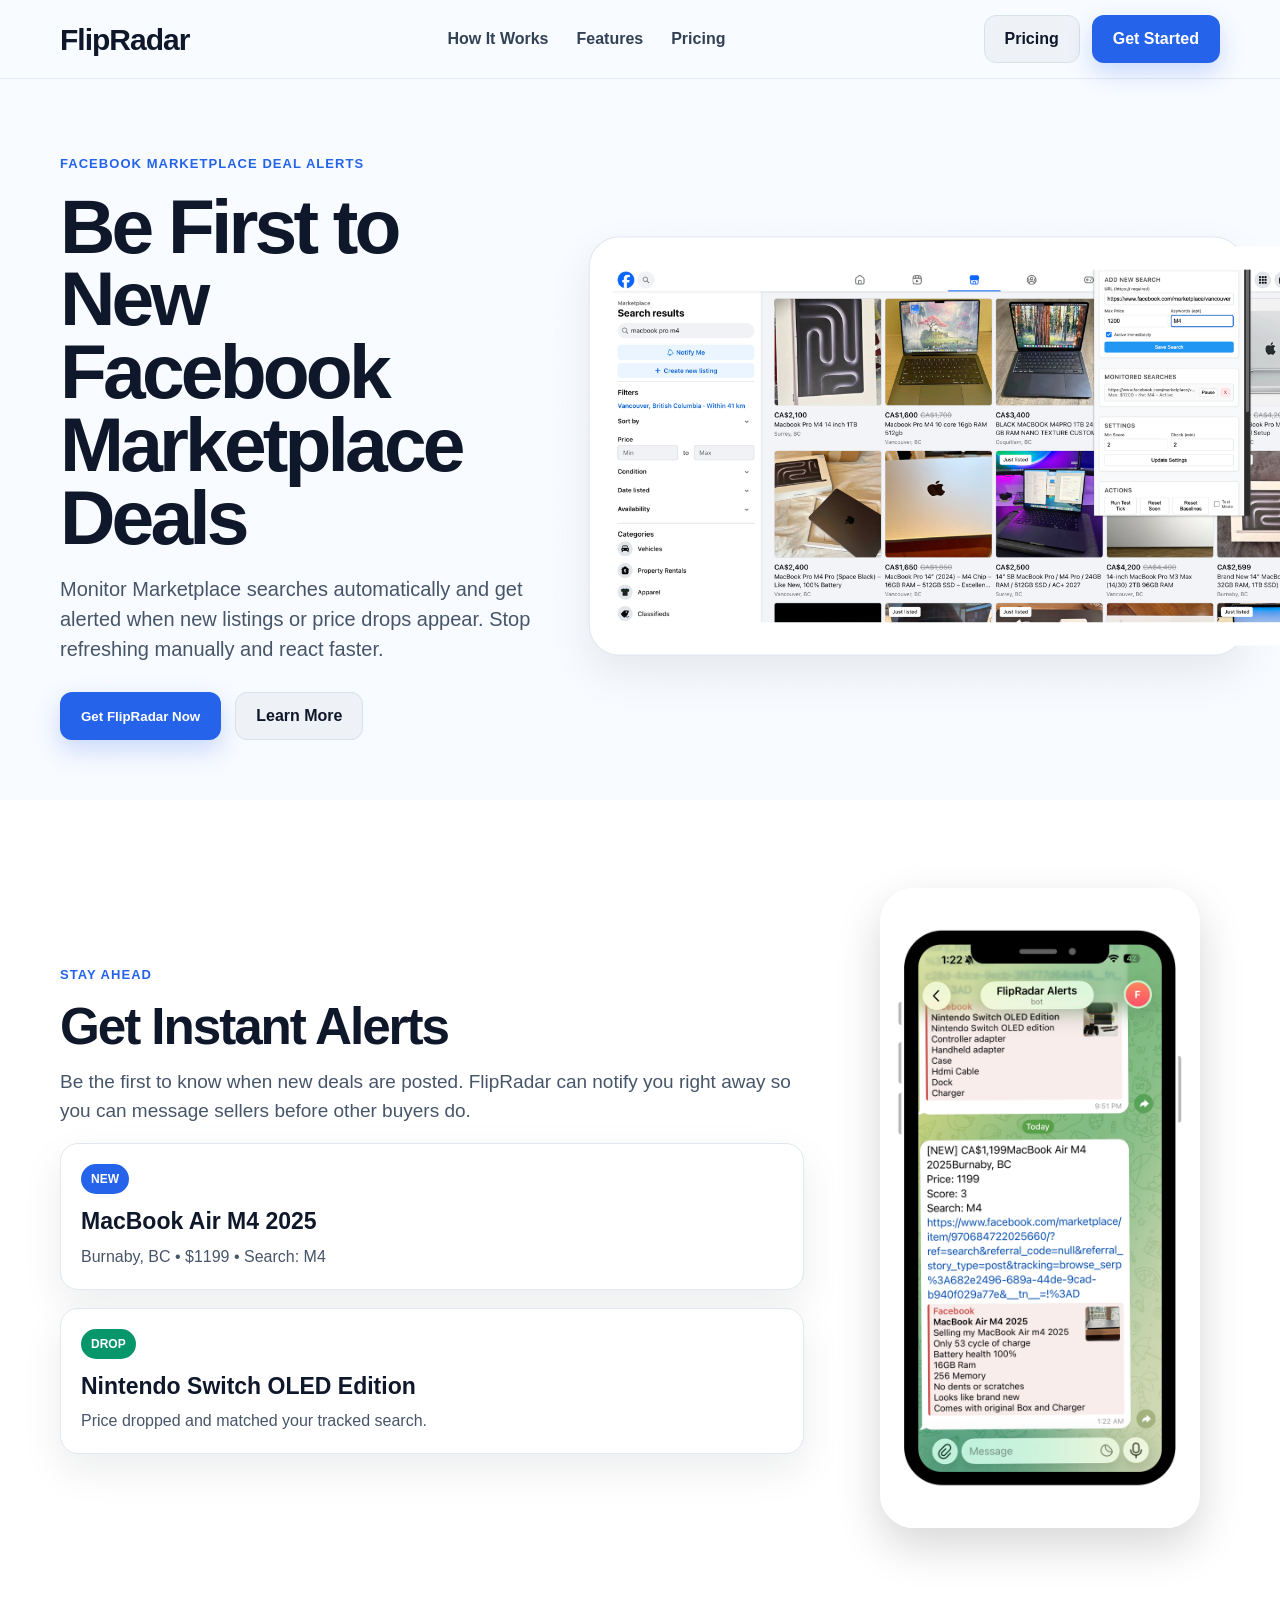
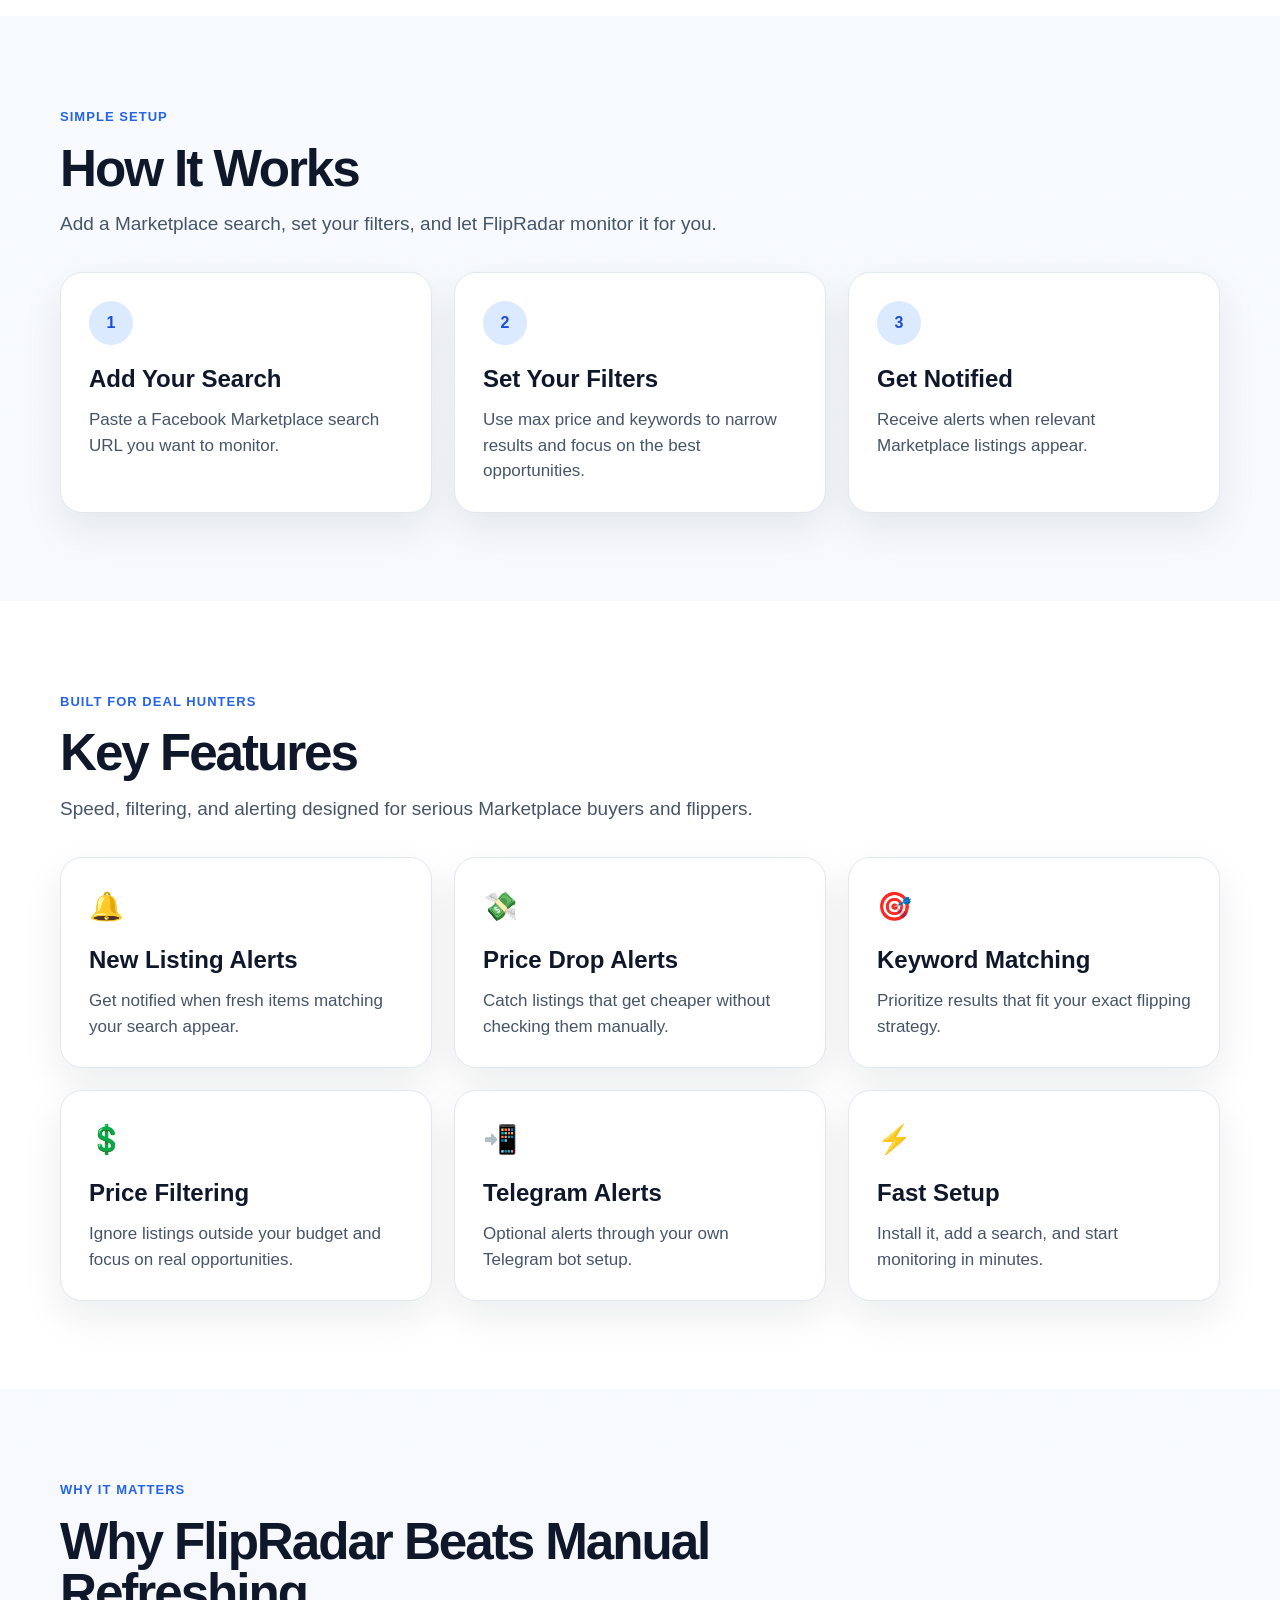
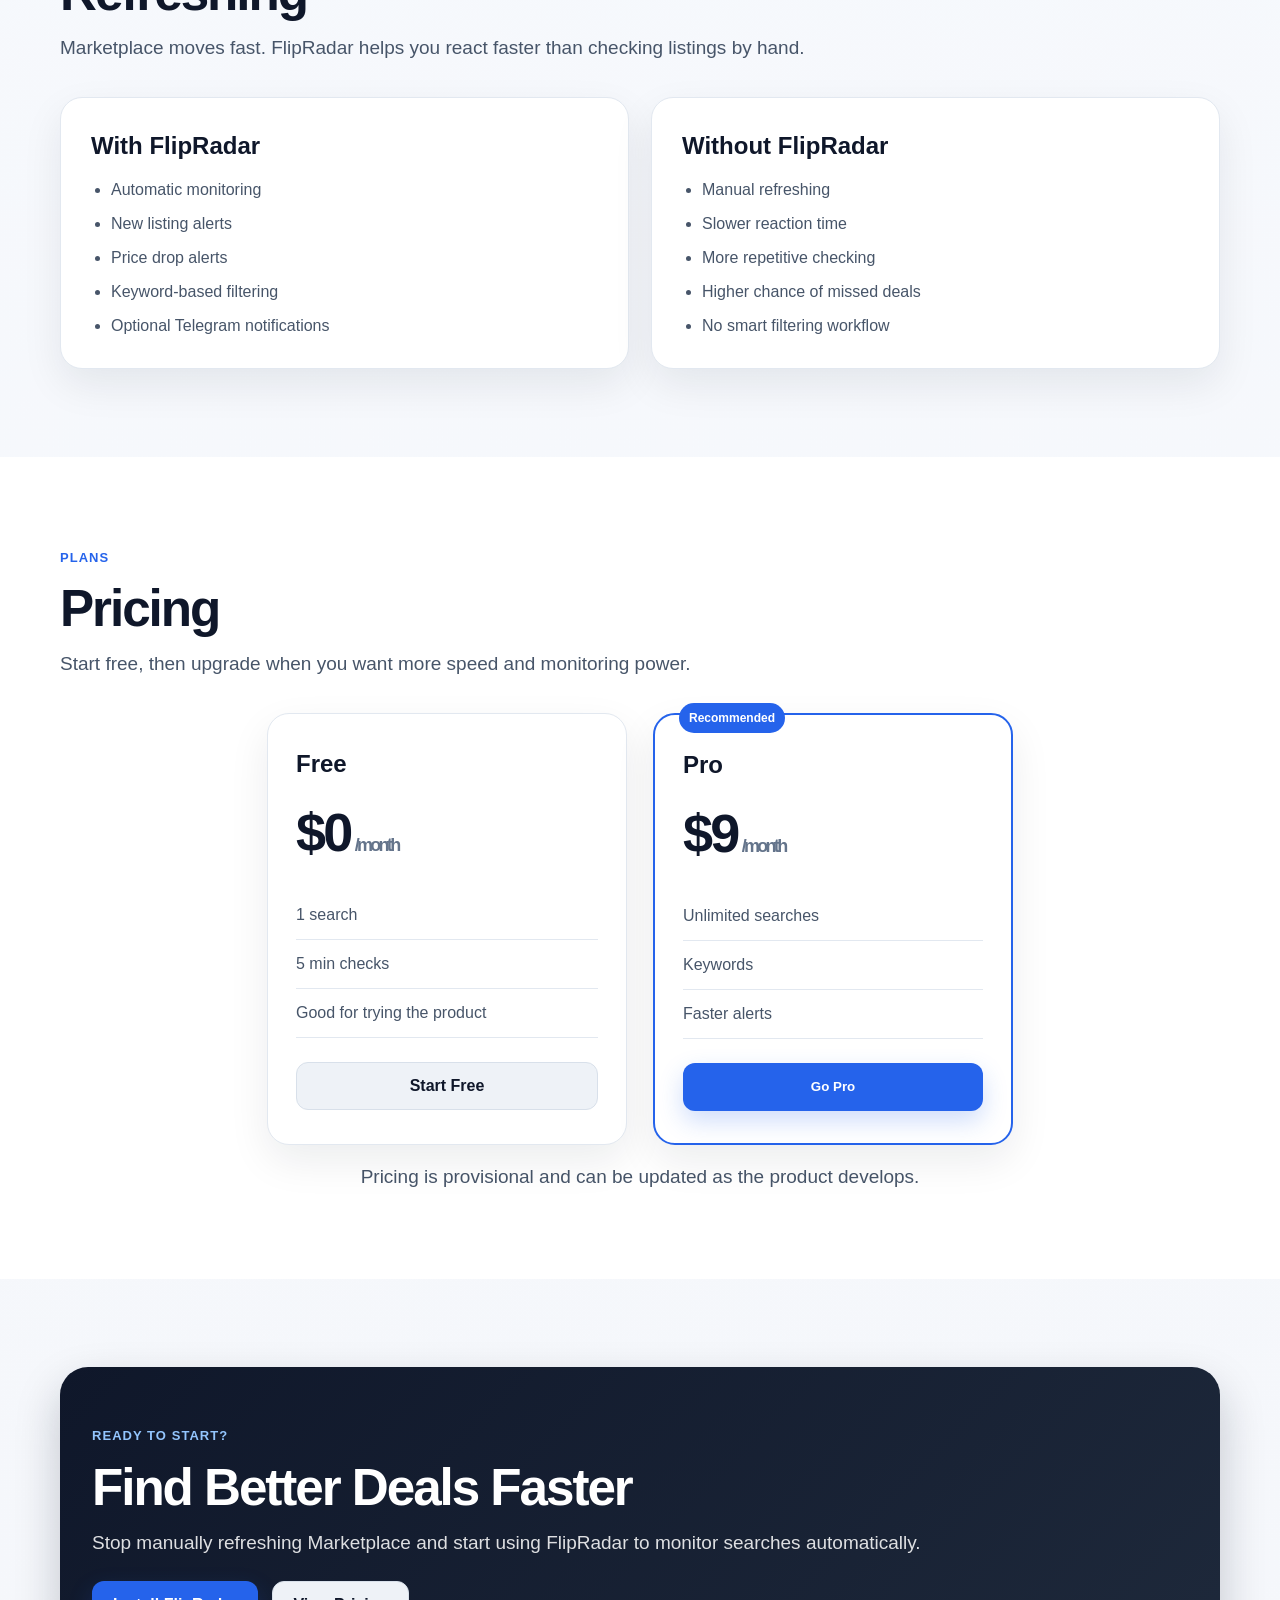
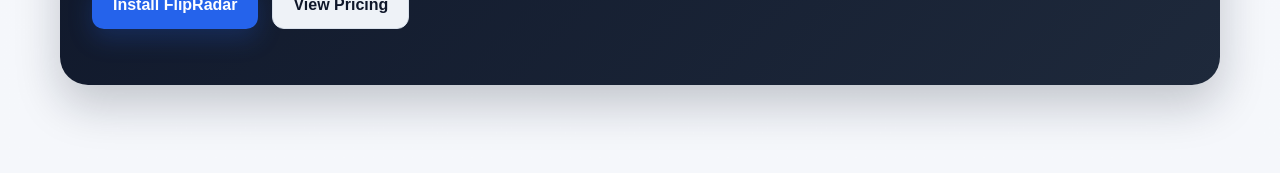
<file: docs/index.html>
<!DOCTYPE html>
<html lang="en">
<head>
  <meta charset="UTF-8" />
  <meta name="viewport" content="width=device-width, initial-scale=1.0" />
  <title>FlipRadar - Find Facebook Marketplace Deals Faster</title>
  <link rel="stylesheet" href="styles.css" />
</head>
<body>
  <header class="site-header">
    <div class="container nav-row">
      <div class="brand">FlipRadar</div>

      <nav class="nav">
        <a href="#how-it-works">How It Works</a>
        <a href="#features">Features</a>
        <a href="#pricing">Pricing</a>
      </nav>

      <div class="nav-actions">
        <a class="btn btn-secondary" href="#pricing">Pricing</a>
        <a class="btn btn-primary" href="#cta">Get Started</a>
      </div>
    </div>
  </header>

  <main>
    <section class="hero">
      <div class="container hero-grid">
        <div class="hero-copy">
          <div class="eyebrow">Facebook Marketplace deal alerts</div>
          <h1>Be First to New Facebook Marketplace Deals</h1>
          <p class="hero-text">
            Monitor Marketplace searches automatically and get alerted when new listings
            or price drops appear. Stop refreshing manually and react faster.
          </p>

          <div class="button-row">
            <button id="goProBtnHero" class="btn btn-primary" type="button">Get FlipRadar Now</button>
            <a class="btn btn-secondary" href="#features">Learn More</a>
          </div>
        </div>

        <div class="hero-visual-card">
          <img src="marketplace.png" alt="FlipRadar scanning Facebook Marketplace" class="hero-image" />
        </div>
      </div>
    </section>

    <section class="section section-white">
      <div class="container alerts-grid">
        <div class="alerts-copy">
          <div class="eyebrow">Stay ahead</div>
          <h2>Get Instant Alerts</h2>
          <p>
            Be the first to know when new deals are posted. FlipRadar can notify you
            right away so you can message sellers before other buyers do.
          </p>

          <div class="alert-card">
            <span class="pill">NEW</span>
            <h3>MacBook Air M4 2025</h3>
            <p>Burnaby, BC • $1199 • Search: M4</p>
          </div>

          <div class="alert-card">
            <span class="pill pill-green">DROP</span>
            <h3>Nintendo Switch OLED Edition</h3>
            <p>Price dropped and matched your tracked search.</p>
          </div>
        </div>

        <div class="phone-wrap">
          <img src="telegram.png" alt="FlipRadar alert on phone" class="phone-image" />
        </div>
      </div>
    </section>

    <section id="how-it-works" class="section">
      <div class="container">
        <div class="section-head">
          <div class="eyebrow">Simple setup</div>
          <h2>How It Works</h2>
          <p>
            Add a Marketplace search, set your filters, and let FlipRadar monitor it for you.
          </p>
        </div>

        <div class="three-grid">
          <div class="info-card">
            <div class="number-badge">1</div>
            <h3>Add Your Search</h3>
            <p>Paste a Facebook Marketplace search URL you want to monitor.</p>
          </div>

          <div class="info-card">
            <div class="number-badge">2</div>
            <h3>Set Your Filters</h3>
            <p>Use max price and keywords to narrow results and focus on the best opportunities.</p>
          </div>

          <div class="info-card">
            <div class="number-badge">3</div>
            <h3>Get Notified</h3>
            <p>Receive alerts when relevant Marketplace listings appear.</p>
          </div>
        </div>
      </div>
    </section>

    <section id="features" class="section section-white">
      <div class="container">
        <div class="section-head">
          <div class="eyebrow">Built for deal hunters</div>
          <h2>Key Features</h2>
          <p>
            Speed, filtering, and alerting designed for serious Marketplace buyers and flippers.
          </p>
        </div>

        <div class="feature-grid">
          <div class="info-card">
            <div class="icon">🔔</div>
            <h3>New Listing Alerts</h3>
            <p>Get notified when fresh items matching your search appear.</p>
          </div>

          <div class="info-card">
            <div class="icon">💸</div>
            <h3>Price Drop Alerts</h3>
            <p>Catch listings that get cheaper without checking them manually.</p>
          </div>

          <div class="info-card">
            <div class="icon">🎯</div>
            <h3>Keyword Matching</h3>
            <p>Prioritize results that fit your exact flipping strategy.</p>
          </div>

          <div class="info-card">
            <div class="icon">💲</div>
            <h3>Price Filtering</h3>
            <p>Ignore listings outside your budget and focus on real opportunities.</p>
          </div>

          <div class="info-card">
            <div class="icon">📲</div>
            <h3>Telegram Alerts</h3>
            <p>Optional alerts through your own Telegram bot setup.</p>
          </div>

          <div class="info-card">
            <div class="icon">⚡</div>
            <h3>Fast Setup</h3>
            <p>Install it, add a search, and start monitoring in minutes.</p>
          </div>
        </div>
      </div>
    </section>

    <section class="section">
      <div class="container">
        <div class="section-head">
          <div class="eyebrow">Why it matters</div>
          <h2>Why FlipRadar Beats Manual Refreshing</h2>
          <p>
            Marketplace moves fast. FlipRadar helps you react faster than checking listings by hand.
          </p>
        </div>

        <div class="two-grid">
          <div class="compare-card">
            <h3>With FlipRadar</h3>
            <ul>
              <li>Automatic monitoring</li>
              <li>New listing alerts</li>
              <li>Price drop alerts</li>
              <li>Keyword-based filtering</li>
              <li>Optional Telegram notifications</li>
            </ul>
          </div>

          <div class="compare-card">
            <h3>Without FlipRadar</h3>
            <ul>
              <li>Manual refreshing</li>
              <li>Slower reaction time</li>
              <li>More repetitive checking</li>
              <li>Higher chance of missed deals</li>
              <li>No smart filtering workflow</li>
            </ul>
          </div>
        </div>
      </div>
    </section>

    <section id="pricing" class="section section-white">
      <div class="container">
        <div class="section-head">
          <div class="eyebrow">Plans</div>
          <h2>Pricing</h2>
          <p>Start free, then upgrade when you want more speed and monitoring power.</p>
        </div>

        <div class="pricing-grid">
          <div class="pricing-card">
            <div class="plan-name">Free</div>
            <div class="price">$0<span>/month</span></div>
            <ul>
              <li>1 search</li>
              <li>5 min checks</li>
              <li>Good for trying the product</li>
            </ul>
            <a class="btn btn-secondary btn-block" href="#cta">Start Free</a>
          </div>

          <div class="pricing-card featured">
            <div class="featured-badge">Recommended</div>
            <div class="plan-name">Pro</div>
            <div class="price">$9<span>/month</span></div>
            <ul>
              <li>Unlimited searches</li>
              <li>Keywords</li>
              <li>Faster alerts</li>
            </ul>
            <button id="goProBtnPricing" class="btn btn-primary btn-block" type="button">Go Pro</button>
          </div>
        </div>

        <p class="small-note">Pricing is provisional and can be updated as the product develops.</p>
      </div>
    </section>

    <section id="cta" class="section">
      <div class="container">
        <div class="cta-box">
          <div class="eyebrow eyebrow-light">Ready to start?</div>
          <h2>Find Better Deals Faster</h2>
          <p>
            Stop manually refreshing Marketplace and start using FlipRadar to monitor searches automatically.
          </p>

          <div class="button-row center-buttons">
            <a href="install.html" class="btn btn-primary">Install FlipRadar</a>
            <a class="btn btn-secondary" href="#pricing">View Pricing</a>
          </div>
        </div>
      </div>
    </section>
  </main>

  <script>
    const FUNCTION_URL = "https://dyznxulsbhkhougueusp.supabase.co/functions/v1/create-checkout-session";

    function getUserIdFromUrl() {
      const params = new URLSearchParams(window.location.search);
      return params.get("user_id");
    }

    function showCheckoutStatus() {
      const params = new URLSearchParams(window.location.search);
      const main = document.querySelector("main");

      if (!main) return;

      if (params.get("success") === "true") {
        const banner = document.createElement("div");
        banner.textContent = "✅ You are now Pro. Reopen the extension and your Pro features should unlock within a few seconds.";
        banner.style.maxWidth = "1100px";
        banner.style.margin = "24px auto 0";
        banner.style.padding = "14px 18px";
        banner.style.borderRadius = "10px";
        banner.style.background = "#dcfce7";
        banner.style.color = "#166534";
        banner.style.fontWeight = "600";
        banner.style.border = "1px solid #86efac";
        main.prepend(banner);
        window.scrollTo({ top: 0, behavior: "smooth" });
      }

      if (params.get("canceled") === "true") {
        const banner = document.createElement("div");
        banner.textContent = "Payment was canceled. You can try again anytime.";
        banner.style.maxWidth = "1100px";
        banner.style.margin = "24px auto 0";
        banner.style.padding = "14px 18px";
        banner.style.borderRadius = "10px";
        banner.style.background = "#fef3c7";
        banner.style.color = "#92400e";
        banner.style.fontWeight = "600";
        banner.style.border = "1px solid #fcd34d";
        main.prepend(banner);
        window.scrollTo({ top: 0, behavior: "smooth" });
      }
    }

    async function startCheckout() {
      const user_id = getUserIdFromUrl();

      if (!user_id) {
        alert("Missing user ID. Please open from extension.");
        return;
      }

      try {
        const res = await fetch(FUNCTION_URL, {
          method: "POST",
          headers: {
            "Content-Type": "application/json",
          },
          body: JSON.stringify({ user_id }),
        });

        const data = await res.json();

        if (data.url) {
          window.location.href = data.url;
        } else {
          alert("Checkout failed");
          console.error(data);
        }
      } catch (err) {
        alert("Checkout failed");
        console.error(err);
      }
    }

    showCheckoutStatus();

    document.getElementById("goProBtnHero").addEventListener("click", startCheckout);
    document.getElementById("goProBtnPricing").addEventListener("click", startCheckout);
  </script>
</body>
</html>
</file>
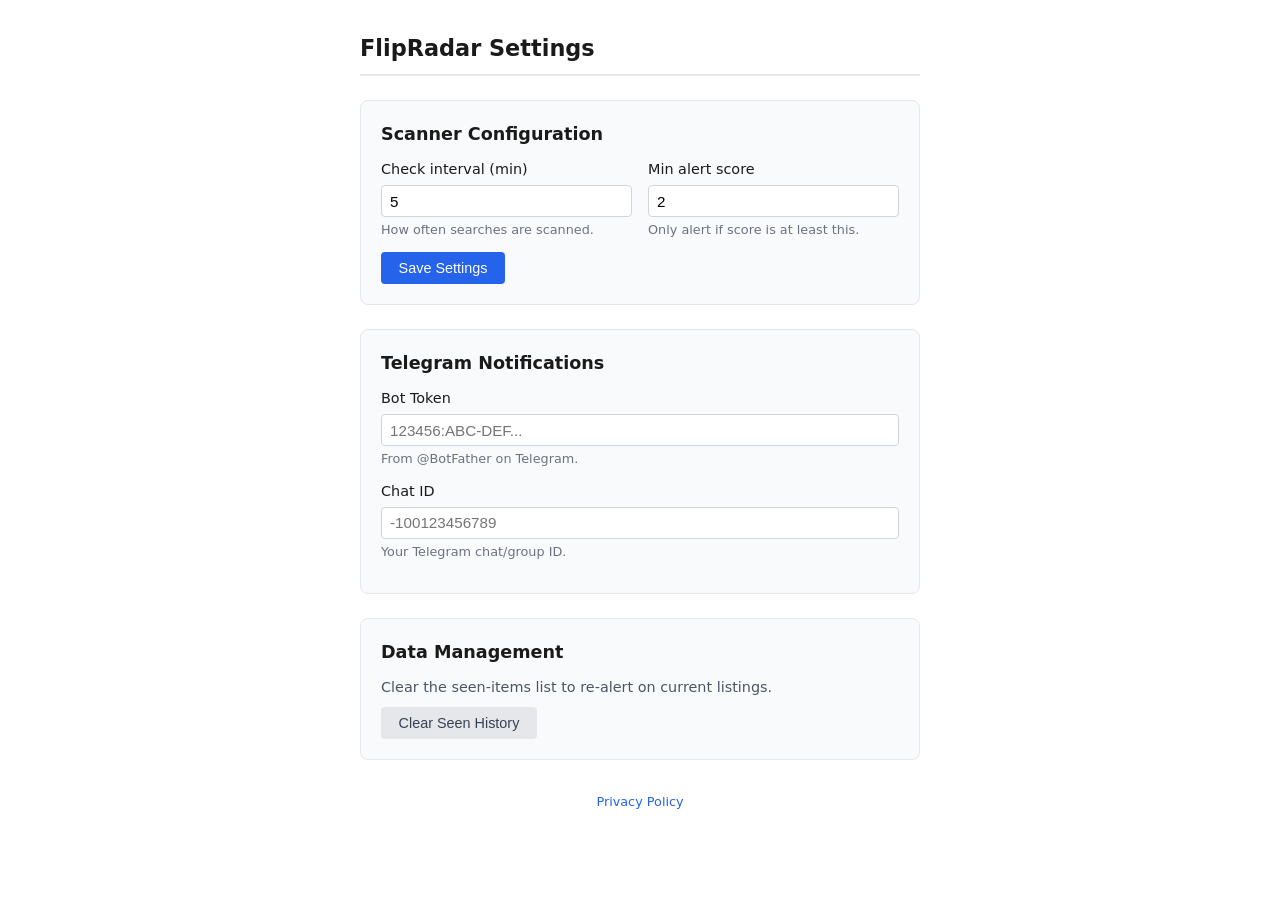
<file: options.html>
<!DOCTYPE html>
<html>
<head>
  <meta charset="utf-8">
  <title>FlipRadar Settings</title>
  <style>
    body { font-family: system-ui, -apple-system, sans-serif; max-width: 560px; margin: 2rem auto; padding: 0 1rem; line-height: 1.5; color: #1a1a1a; background: #fff; }
    h1 { font-size: 1.4rem; border-bottom: 2px solid #e5e7eb; padding-bottom: 0.5rem; margin-bottom: 1.5rem; }
    h2 { font-size: 1.1rem; margin: 0 0 0.75rem 0; }
    .section { margin-bottom: 1.5rem; background: #f9fafb; padding: 1.25rem; border-radius: 8px; border: 1px solid #e5e7eb; }
    .form-row { display: flex; gap: 1rem; margin-bottom: 0.75rem; }
    .form-group { flex: 1; }
    .form-group label { display: block; font-weight: 500; font-size: 0.9rem; margin-bottom: 0.3rem; }
    .form-group input[type="number"] { width: 100%; padding: 0.4rem 0.5rem; border: 1px solid #d1d5db; border-radius: 4px; font-size: 0.95rem; box-sizing: border-box; }
    .help { font-size: 0.8rem; color: #6b7280; margin-top: 0.2rem; }
    button { cursor: pointer; border: none; padding: 0.5rem 1.1rem; border-radius: 4px; font-size: 0.9rem; font-weight: 500; }
    .btn-primary { background: #2563eb; color: #fff; }
    .btn-primary:hover { background: #1d4ed8; }
    .btn-secondary { background: #e5e7eb; color: #374151; }
    .btn-secondary:hover { background: #d1d5db; }
    .btn-row { display: flex; gap: 0.75rem; align-items: center; margin-top: 0.75rem; }
    #status { font-size: 0.85rem; font-weight: 500; min-height: 1.2rem; }
    .footer { text-align: center; color: #9ca3af; font-size: 0.8rem; margin-top: 2rem; }
    .footer a { color: #2563eb; text-decoration: none; }
    .footer a:hover { text-decoration: underline; }
  </style>
</head>
<body>

  <h1>FlipRadar Settings</h1>

  <div class="section">
    <h2>Scanner Configuration</h2>
    <div class="form-row">
      <div class="form-group">
        <label for="checkInterval">Check interval (min)</label>
        <input type="number" id="checkInterval" min="1" max="60" value="5">
        <div class="help">How often searches are scanned.</div>
      </div>
      <div class="form-group">
        <label for="minScore">Min alert score</label>
        <input type="number" id="minScore" min="0" max="20" value="2">
        <div class="help">Only alert if score is at least this.</div>
      </div>
    </div>
    <div class="btn-row">
      <button id="save" class="btn-primary">Save Settings</button>
      <span id="status"></span>
    </div>
  </div>


  <div class="section">
    <h2>Telegram Notifications</h2>
    <div class="form-row">
      <div class="form-group">
        <label for="tgToken">Bot Token</label>
        <input type="text" id="tgToken" placeholder="123456:ABC-DEF..." style="width:100%;padding:0.4rem 0.5rem;border:1px solid #d1d5db;border-radius:4px;font-size:0.95rem;box-sizing:border-box;">
        <div class="help">From @BotFather on Telegram.</div>
      </div>
    </div>
    <div class="form-row">
      <div class="form-group">
        <label for="tgChat">Chat ID</label>
        <input type="text" id="tgChat" placeholder="-100123456789" style="width:100%;padding:0.4rem 0.5rem;border:1px solid #d1d5db;border-radius:4px;font-size:0.95rem;box-sizing:border-box;">
        <div class="help">Your Telegram chat/group ID.</div>
      </div>
    </div>
  </div>
  <div class="section">
    <h2>Data Management</h2>
    <p style="margin:0 0 0.5rem 0;font-size:0.9rem;color:#4b5563;">Clear the seen-items list to re-alert on current listings.</p>
    <button id="clearSeen" class="btn-secondary">Clear Seen History</button>
  </div>

  <div class="footer">
    <a href="privacy.html" target="_blank">Privacy Policy</a>
  </div>

  <script src="options.js"></script>
</body>
</html>
</file>
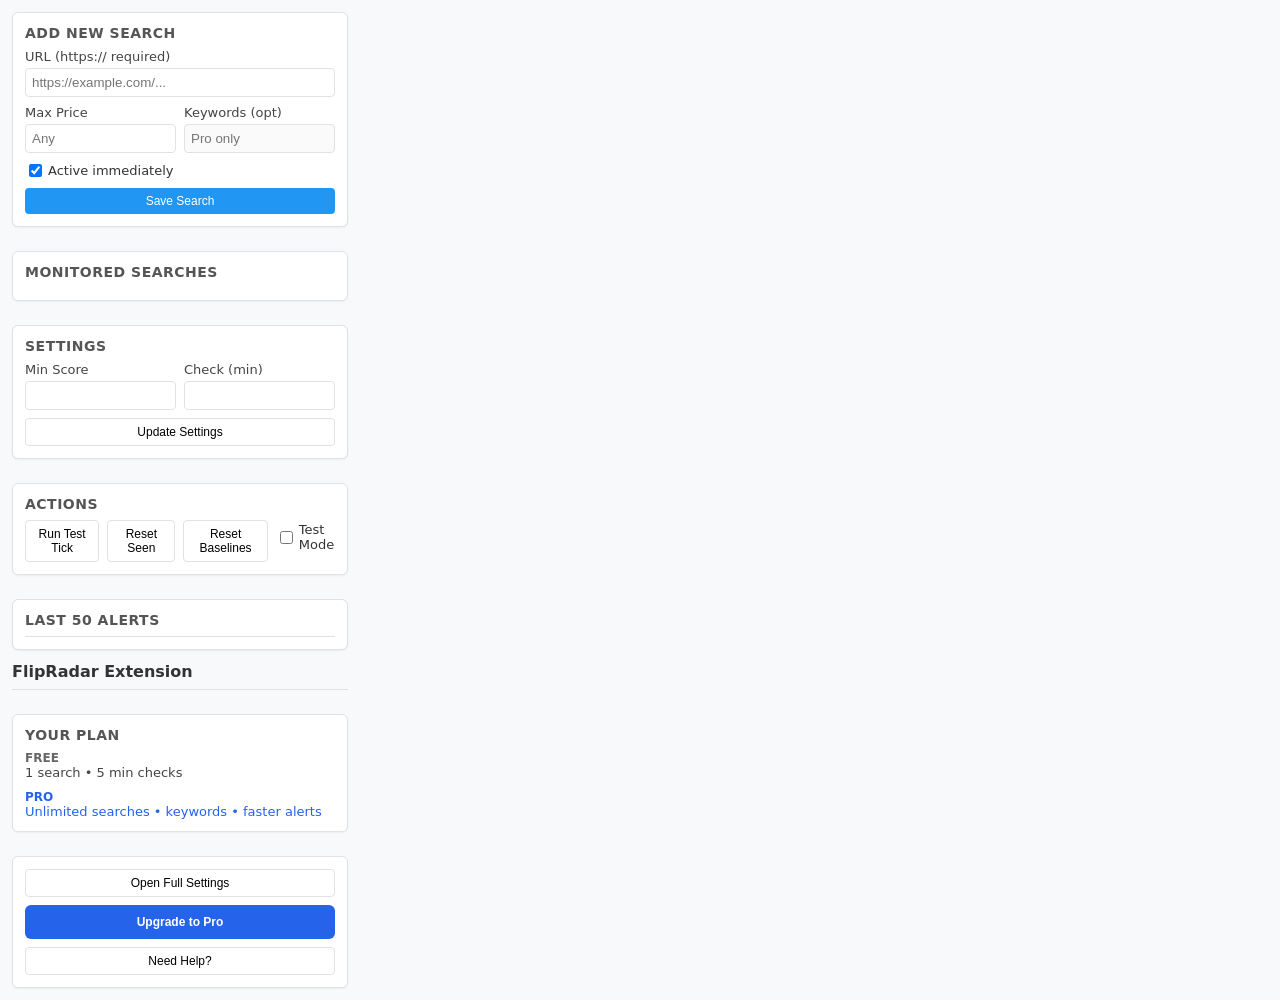
<file: popup.html>
<!doctype html>
<html>
<head>
  <meta charset="utf-8">
  <meta name="viewport" content="width=device-width, initial-scale=1">
  <title>FlipRadar</title>
  <link rel="stylesheet" href="popup.css">
</head>
<body>
  <div id="app"></div>
  <script src="popup.js"></script>
</body>
</html>
</file>
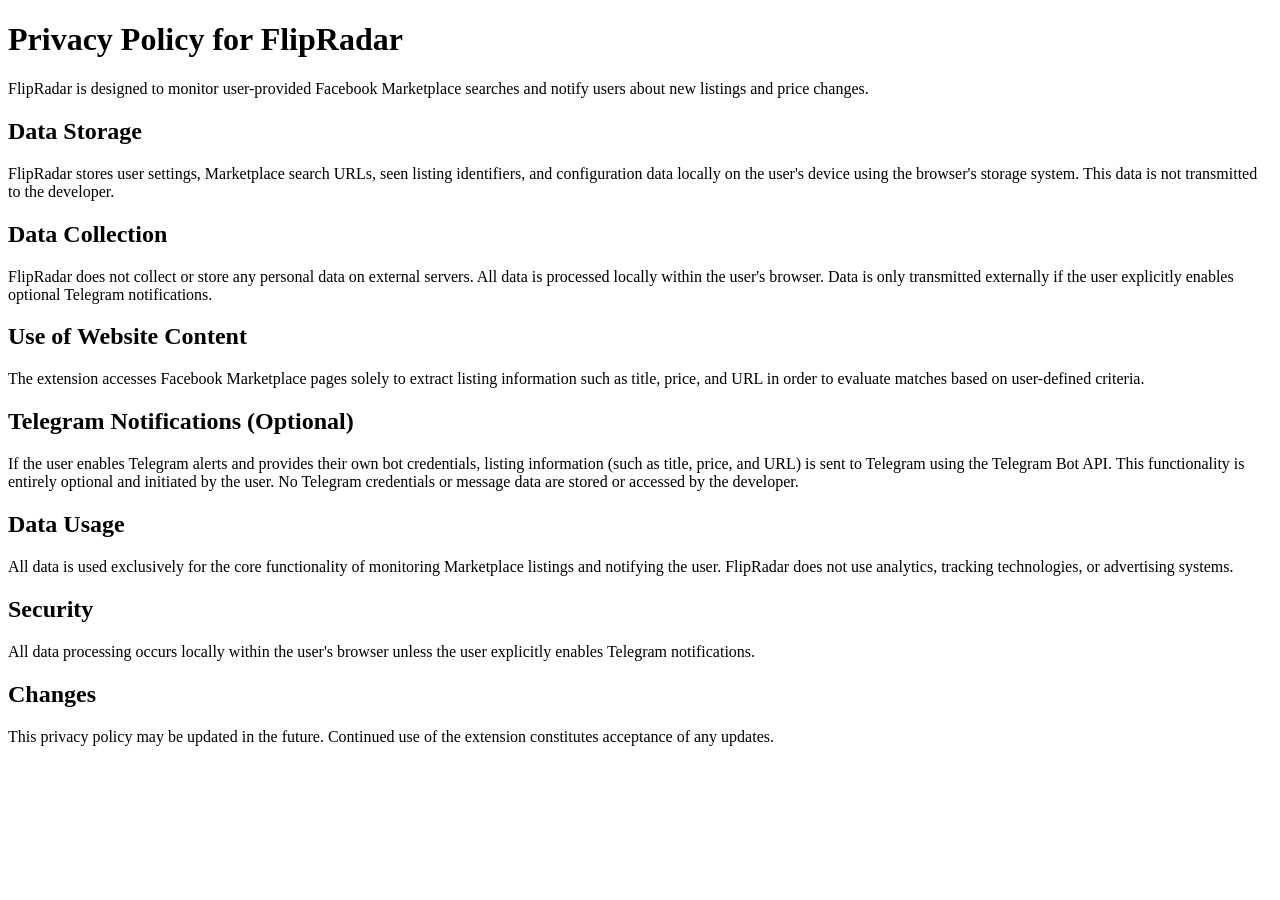
<file: privacy.html>
<!DOCTYPE html>
<html>
<head>
  <meta charset="UTF-8">
  <title>FlipRadar Privacy Policy</title>
</head>
<body>

<h1>Privacy Policy for FlipRadar</h1>

<p>FlipRadar is designed to monitor user-provided Facebook Marketplace searches and notify users about new listings and price changes.</p>

<h2>Data Storage</h2>
<p>FlipRadar stores user settings, Marketplace search URLs, seen listing identifiers, and configuration data locally on the user's device using the browser's storage system. This data is not transmitted to the developer.</p>

<h2>Data Collection</h2>
<p>FlipRadar does not collect or store any personal data on external servers. All data is processed locally within the user's browser. Data is only transmitted externally if the user explicitly enables optional Telegram notifications.</p>
<h2>Use of Website Content</h2>
<p>The extension accesses Facebook Marketplace pages solely to extract listing information such as title, price, and URL in order to evaluate matches based on user-defined criteria.</p>

<h2>Telegram Notifications (Optional)</h2>
<p>If the user enables Telegram alerts and provides their own bot credentials, listing information (such as title, price, and URL) is sent to Telegram using the Telegram Bot API. This functionality is entirely optional and initiated by the user. No Telegram credentials or message data are stored or accessed by the developer.</p>

<h2>Data Usage</h2>
<p>All data is used exclusively for the core functionality of monitoring Marketplace listings and notifying the user. FlipRadar does not use analytics, tracking technologies, or advertising systems.</p>

<h2>Security</h2>
<p>All data processing occurs locally within the user's browser unless the user explicitly enables Telegram notifications.</p>

<h2>Changes</h2>
<p>This privacy policy may be updated in the future. Continued use of the extension constitutes acceptance of any updates.</p>

</body>
</html>
</file>
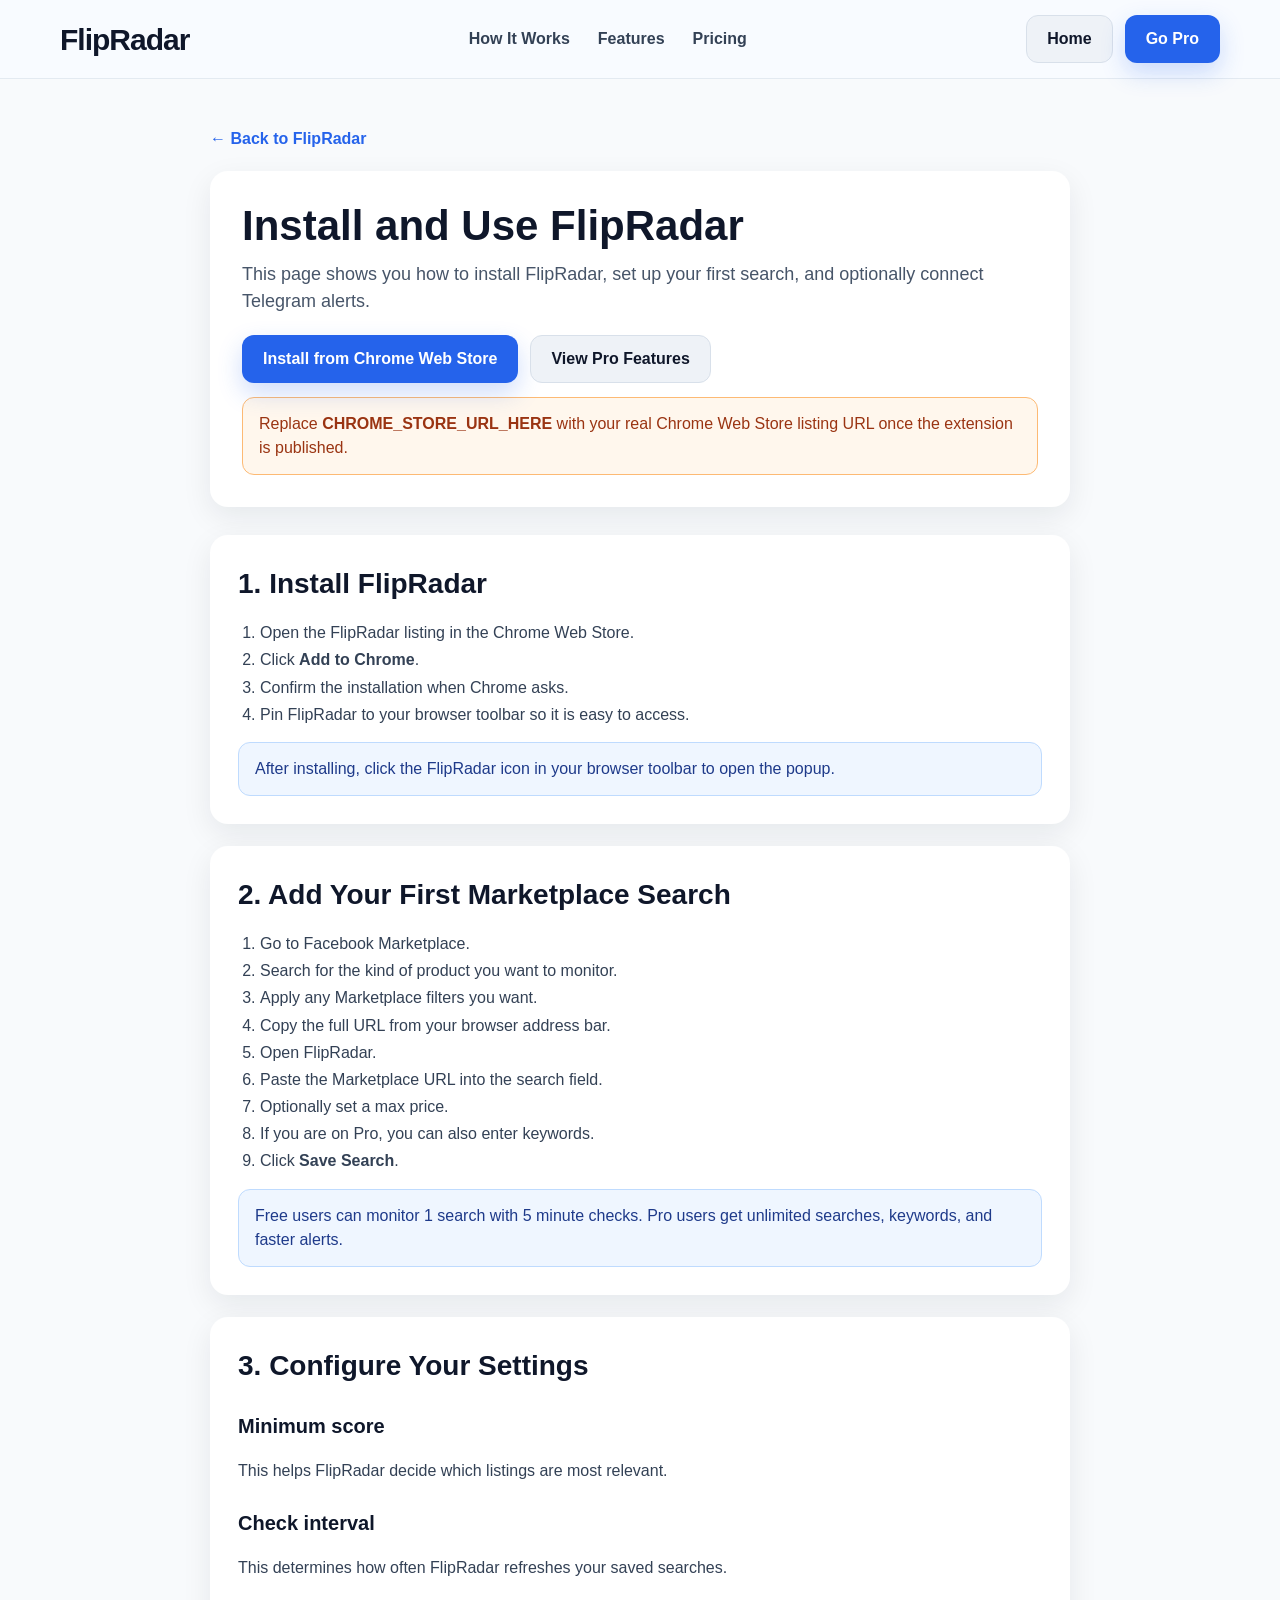
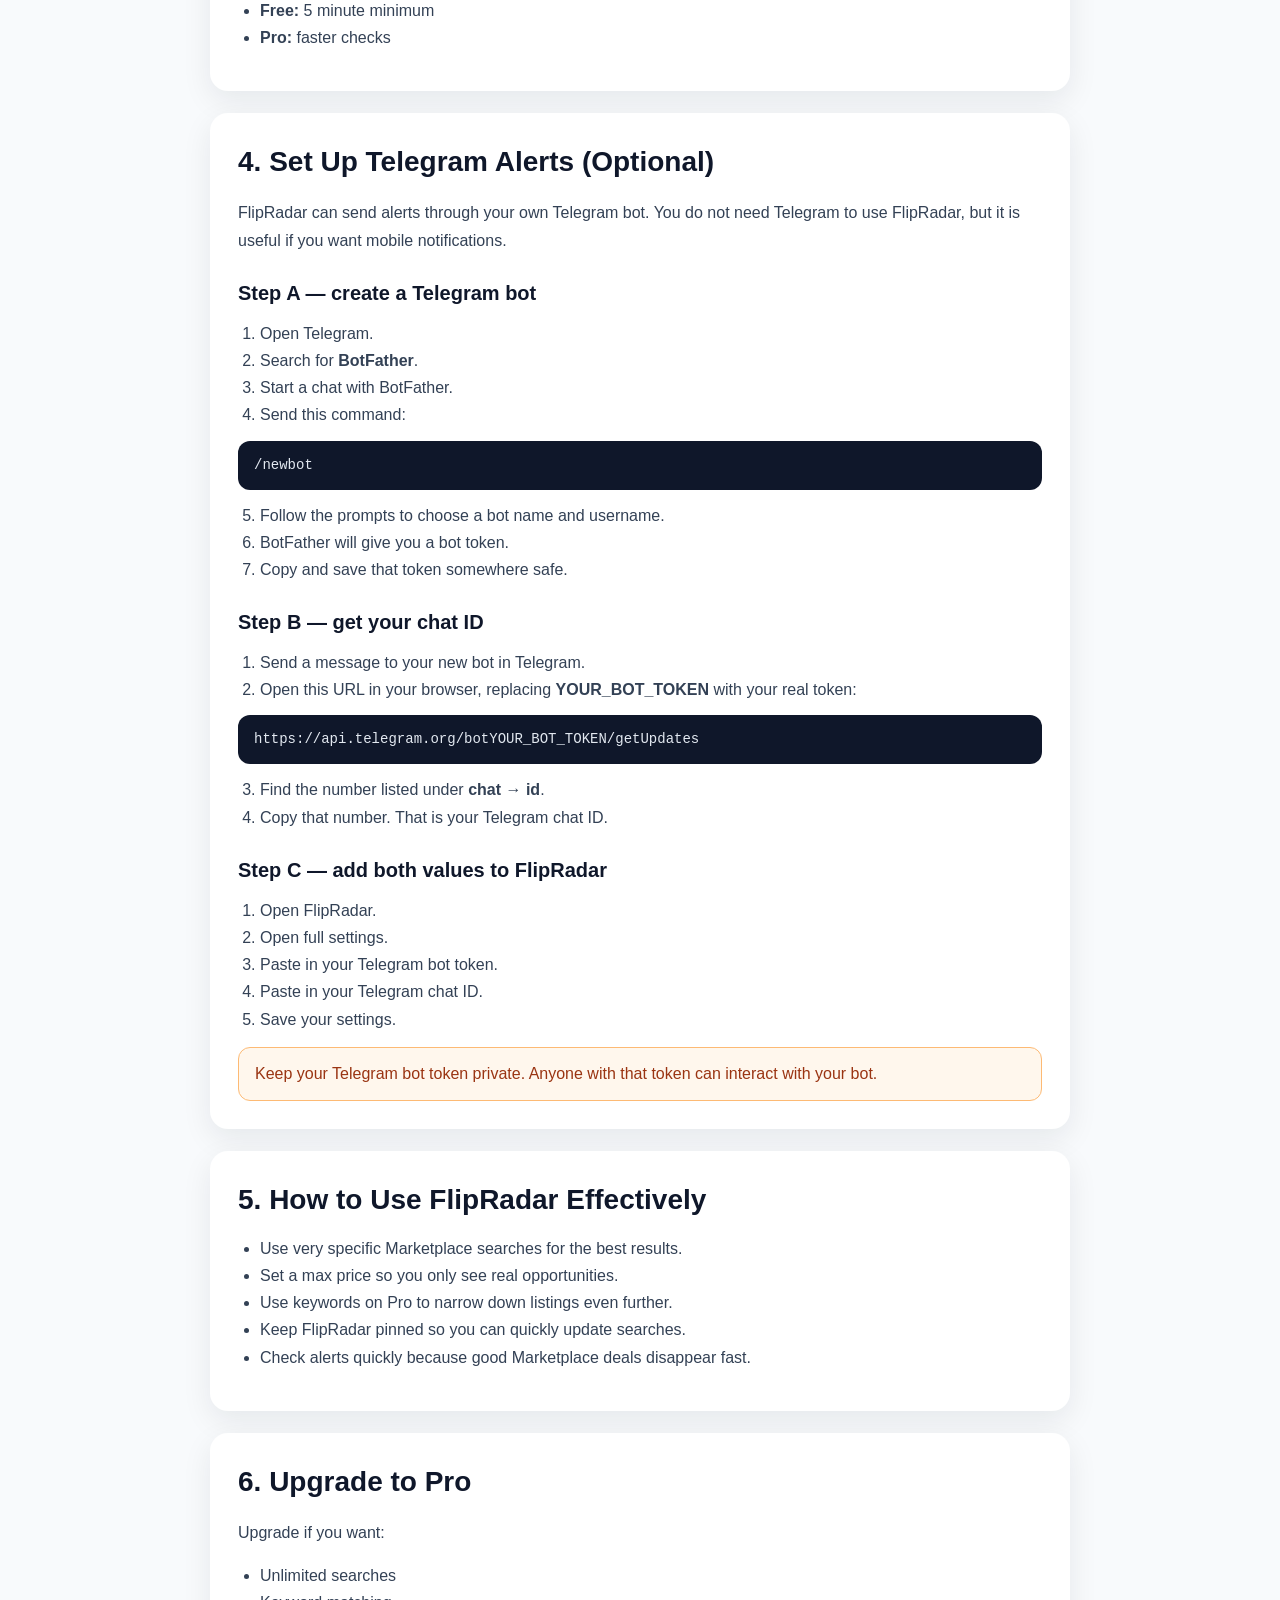
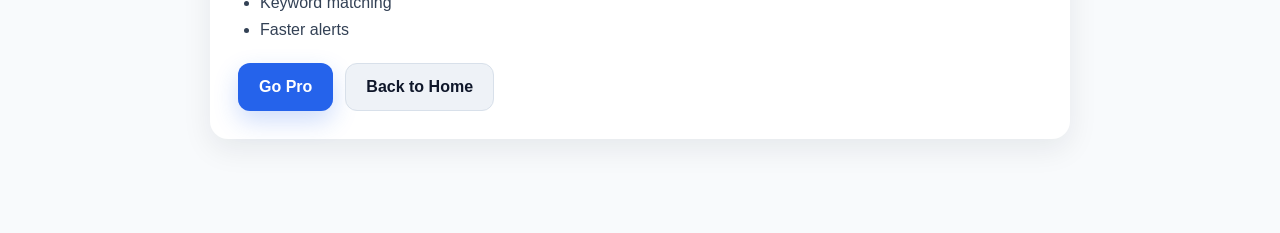
<file: docs/install.html>
<!DOCTYPE html>
<html lang="en">
<head>
  <meta charset="UTF-8" />
  <meta name="viewport" content="width=device-width, initial-scale=1.0" />
  <title>Install FlipRadar</title>
  <link rel="stylesheet" href="styles.css" />
  <style>
    .guide-page {
      padding: 48px 0 72px;
      background: #f8fafc;
      min-height: 100vh;
    }

    .guide-shell {
      max-width: 900px;
      margin: 0 auto;
      padding: 0 20px;
    }

    .guide-hero {
      background: white;
      border-radius: 18px;
      padding: 32px;
      box-shadow: 0 10px 30px rgba(15, 23, 42, 0.08);
      margin-bottom: 28px;
    }

    .guide-hero h1 {
      margin-top: 0;
      margin-bottom: 12px;
      font-size: 42px;
      line-height: 1.1;
    }

    .guide-hero p {
      margin: 0;
      font-size: 18px;
      color: #475569;
    }

    .guide-card {
      background: white;
      border-radius: 18px;
      padding: 28px;
      box-shadow: 0 10px 30px rgba(15, 23, 42, 0.08);
      margin-bottom: 22px;
    }

    .guide-card h2 {
      margin-top: 0;
      margin-bottom: 14px;
      font-size: 28px;
    }

    .guide-card h3 {
      margin-top: 24px;
      margin-bottom: 10px;
      font-size: 20px;
    }

    .guide-card p,
    .guide-card li {
      color: #334155;
      line-height: 1.7;
      font-size: 16px;
    }

    .guide-card ol,
    .guide-card ul {
      padding-left: 22px;
      margin: 12px 0;
    }

    .code-box {
      background: #0f172a;
      color: #e2e8f0;
      border-radius: 12px;
      padding: 14px 16px;
      font-family: ui-monospace, SFMono-Regular, Menlo, monospace;
      font-size: 14px;
      overflow-x: auto;
      margin: 12px 0;
    }

    .note-box {
      background: #eff6ff;
      border: 1px solid #bfdbfe;
      color: #1e3a8a;
      border-radius: 12px;
      padding: 14px 16px;
      margin-top: 14px;
    }

    .warning-box {
      background: #fff7ed;
      border: 1px solid #fdba74;
      color: #9a3412;
      border-radius: 12px;
      padding: 14px 16px;
      margin-top: 14px;
    }

    .button-row-guide {
      display: flex;
      flex-wrap: wrap;
      gap: 12px;
      margin-top: 20px;
    }

    .guide-back {
      display: inline-block;
      margin-bottom: 20px;
      color: #2563eb;
      text-decoration: none;
      font-weight: 600;
    }

    .guide-back:hover {
      text-decoration: underline;
    }

    @media (max-width: 700px) {
      .guide-hero h1 {
        font-size: 32px;
      }

      .guide-card {
        padding: 22px;
      }
    }
  </style>
</head>
<body>
  <header class="site-header">
    <div class="container nav-row">
      <div class="brand">FlipRadar</div>

      <nav class="nav">
        <a href="index.html#how-it-works">How It Works</a>
        <a href="index.html#features">Features</a>
        <a href="index.html#pricing">Pricing</a>
      </nav>

      <div class="nav-actions">
        <a class="btn btn-secondary" href="index.html">Home</a>
        <a class="btn btn-primary" href="index.html#pricing">Go Pro</a>
      </div>
    </div>
  </header>

  <main class="guide-page">
    <div class="guide-shell">
      <a class="guide-back" href="index.html">← Back to FlipRadar</a>

      <section class="guide-hero">
        <h1>Install and Use FlipRadar</h1>
        <p>
          This page shows you how to install FlipRadar, set up your first search,
          and optionally connect Telegram alerts.
        </p>

        <div class="button-row-guide">
          <a class="btn btn-primary" href="CHROME_STORE_URL_HERE" target="_blank" rel="noopener noreferrer">
            Install from Chrome Web Store
          </a>
          <a class="btn btn-secondary" href="index.html#pricing">View Pro Features</a>
        </div>

        <div class="warning-box">
          Replace <strong>CHROME_STORE_URL_HERE</strong> with your real Chrome Web Store listing URL once the extension is published.
        </div>
      </section>

      <section class="guide-card">
        <h2>1. Install FlipRadar</h2>

        <ol>
          <li>Open the FlipRadar listing in the Chrome Web Store.</li>
          <li>Click <strong>Add to Chrome</strong>.</li>
          <li>Confirm the installation when Chrome asks.</li>
          <li>Pin FlipRadar to your browser toolbar so it is easy to access.</li>
        </ol>

        <div class="note-box">
          After installing, click the FlipRadar icon in your browser toolbar to open the popup.
        </div>
      </section>

      <section class="guide-card">
        <h2>2. Add Your First Marketplace Search</h2>

        <ol>
          <li>Go to Facebook Marketplace.</li>
          <li>Search for the kind of product you want to monitor.</li>
          <li>Apply any Marketplace filters you want.</li>
          <li>Copy the full URL from your browser address bar.</li>
          <li>Open FlipRadar.</li>
          <li>Paste the Marketplace URL into the search field.</li>
          <li>Optionally set a max price.</li>
          <li>If you are on Pro, you can also enter keywords.</li>
          <li>Click <strong>Save Search</strong>.</li>
        </ol>

        <div class="note-box">
          Free users can monitor 1 search with 5 minute checks. Pro users get unlimited searches, keywords, and faster alerts.
        </div>
      </section>

      <section class="guide-card">
        <h2>3. Configure Your Settings</h2>

        <h3>Minimum score</h3>
        <p>
          This helps FlipRadar decide which listings are most relevant.
        </p>

        <h3>Check interval</h3>
        <p>
          This determines how often FlipRadar refreshes your saved searches.
        </p>

        <ul>
          <li><strong>Free:</strong> 5 minute minimum</li>
          <li><strong>Pro:</strong> faster checks</li>
        </ul>
      </section>

      <section class="guide-card">
        <h2>4. Set Up Telegram Alerts (Optional)</h2>

        <p>
          FlipRadar can send alerts through your own Telegram bot. You do not need Telegram to use FlipRadar, but it is useful if you want mobile notifications.
        </p>

        <h3>Step A — create a Telegram bot</h3>
        <ol>
          <li>Open Telegram.</li>
          <li>Search for <strong>BotFather</strong>.</li>
          <li>Start a chat with BotFather.</li>
          <li>Send this command:</li>
        </ol>

        <div class="code-box">/newbot</div>

        <ol start="5">
          <li>Follow the prompts to choose a bot name and username.</li>
          <li>BotFather will give you a bot token.</li>
          <li>Copy and save that token somewhere safe.</li>
        </ol>

        <h3>Step B — get your chat ID</h3>
        <ol>
          <li>Send a message to your new bot in Telegram.</li>
          <li>Open this URL in your browser, replacing <strong>YOUR_BOT_TOKEN</strong> with your real token:</li>
        </ol>

        <div class="code-box">https://api.telegram.org/botYOUR_BOT_TOKEN/getUpdates</div>

        <ol start="3">
          <li>Find the number listed under <strong>chat</strong> → <strong>id</strong>.</li>
          <li>Copy that number. That is your Telegram chat ID.</li>
        </ol>

        <h3>Step C — add both values to FlipRadar</h3>
        <ol>
          <li>Open FlipRadar.</li>
          <li>Open full settings.</li>
          <li>Paste in your Telegram bot token.</li>
          <li>Paste in your Telegram chat ID.</li>
          <li>Save your settings.</li>
        </ol>

        <div class="warning-box">
          Keep your Telegram bot token private. Anyone with that token can interact with your bot.
        </div>
      </section>

      <section class="guide-card">
        <h2>5. How to Use FlipRadar Effectively</h2>

        <ul>
          <li>Use very specific Marketplace searches for the best results.</li>
          <li>Set a max price so you only see real opportunities.</li>
          <li>Use keywords on Pro to narrow down listings even further.</li>
          <li>Keep FlipRadar pinned so you can quickly update searches.</li>
          <li>Check alerts quickly because good Marketplace deals disappear fast.</li>
        </ul>
      </section>

      <section class="guide-card">
        <h2>6. Upgrade to Pro</h2>

        <p>
          Upgrade if you want:
        </p>

        <ul>
          <li>Unlimited searches</li>
          <li>Keyword matching</li>
          <li>Faster alerts</li>
        </ul>

        <div class="button-row-guide">
          <a class="btn btn-primary" href="index.html#pricing">Go Pro</a>
          <a class="btn btn-secondary" href="index.html">Back to Home</a>
        </div>
      </section>
    </div>
  </main>
</body>
</html>
</file>
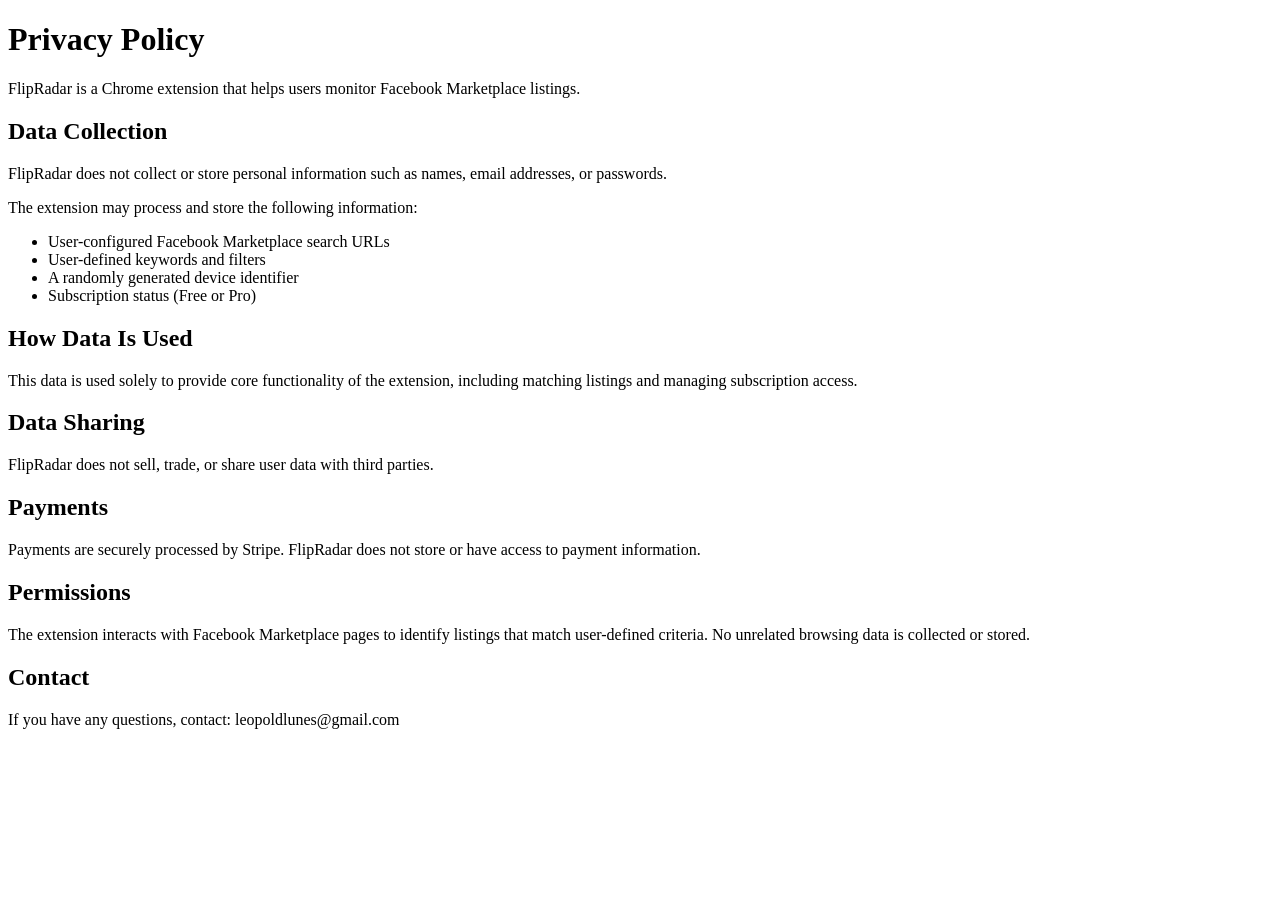
<file: docs/privacy.html>
<!DOCTYPE html>
<html>
<head>
  <title>FlipRadar Privacy Policy</title>
</head>
<body>
  <h1>Privacy Policy</h1>

  <p>FlipRadar is a Chrome extension that helps users monitor Facebook Marketplace listings.</p>

  <h2>Data Collection</h2>
  <p>FlipRadar does not collect or store personal information such as names, email addresses, or passwords.</p>

  <p>The extension may process and store the following information:</p>
  <ul>
    <li>User-configured Facebook Marketplace search URLs</li>
    <li>User-defined keywords and filters</li>
    <li>A randomly generated device identifier</li>
    <li>Subscription status (Free or Pro)</li>
  </ul>

  <h2>How Data Is Used</h2>
  <p>This data is used solely to provide core functionality of the extension, including matching listings and managing subscription access.</p>

  <h2>Data Sharing</h2>
  <p>FlipRadar does not sell, trade, or share user data with third parties.</p>

  <h2>Payments</h2>
  <p>Payments are securely processed by Stripe. FlipRadar does not store or have access to payment information.</p>

  <h2>Permissions</h2>
  <p>The extension interacts with Facebook Marketplace pages to identify listings that match user-defined criteria. No unrelated browsing data is collected or stored.</p>

  <h2>Contact</h2>
  <p>If you have any questions, contact: leopoldlunes@gmail.com</p>

</body>
</html>
</file>
<file: docs/styles.css>
* {
  box-sizing: border-box;
}

:root {
  --bg: #f5f7fb;
  --surface: #ffffff;
  --text: #0f172a;
  --muted: #475569;
  --border: #e2e8f0;
  --primary: #2563eb;
  --primary-dark: #1d4ed8;
  --green: #059669;
  --shadow: 0 16px 40px rgba(15, 23, 42, 0.08);
  --radius: 22px;
  --max: 1160px;
}

html {
  scroll-behavior: smooth;
}

body {
  margin: 0;
  font-family: -apple-system, BlinkMacSystemFont, "Segoe UI", Inter, Roboto, Helvetica, Arial, sans-serif;
  background: linear-gradient(to bottom, #f8fbff 0%, #f5f7fb 100%);
  color: var(--text);
  line-height: 1.5;
}

img {
  max-width: 100%;
  display: block;
}

a {
  text-decoration: none;
  color: inherit;
}

.container {
  width: min(var(--max), calc(100% - 40px));
  margin: 0 auto;
}

.site-header {
  position: sticky;
  top: 0;
  z-index: 50;
  background: rgba(248, 251, 255, 0.92);
  backdrop-filter: blur(10px);
  border-bottom: 1px solid rgba(226, 232, 240, 0.9);
}

.nav-row {
  min-height: 78px;
  display: flex;
  align-items: center;
  justify-content: space-between;
  gap: 20px;
}

.brand {
  font-size: 30px;
  font-weight: 800;
  letter-spacing: -1px;
}

.nav {
  display: flex;
  gap: 28px;
}

.nav a {
  color: #334155;
  font-weight: 600;
}

.nav a:hover {
  color: var(--text);
}

.nav-actions {
  display: flex;
  gap: 12px;
}

.btn {
  display: inline-flex;
  align-items: center;
  justify-content: center;
  min-height: 48px;
  padding: 0 20px;
  border-radius: 12px;
  font-weight: 700;
  transition: 0.2s ease;
  border: 1px solid transparent;
}

.btn:hover {
  transform: translateY(-1px);
}

.btn-primary {
  background: var(--primary);
  color: white;
  box-shadow: 0 10px 24px rgba(37, 99, 235, 0.22);
}

.btn-primary:hover {
  background: var(--primary-dark);
}

.btn-secondary {
  background: #eef2f7;
  color: var(--text);
  border-color: #d8e0ea;
}

.btn-secondary:hover {
  background: #e2e8f0;
}

.btn-block {
  width: 100%;
}

.hero {
  padding: 72px 0 60px;
}

.hero-grid {
  display: grid;
  grid-template-columns: 1fr 1.2fr; /* give more space to image */
  gap: 48px;
  align-items: center;
}

.eyebrow {
  display: inline-block;
  margin-bottom: 16px;
  font-size: 13px;
  font-weight: 800;
  letter-spacing: 0.08em;
  text-transform: uppercase;
  color: var(--primary);
}

.eyebrow-light {
  color: #93c5fd;
}

.hero h1 {
  margin: 0 0 20px;
  font-size: clamp(3rem, 6vw, 5.3rem);
  line-height: 0.95;
  letter-spacing: -0.05em;
  max-width: 11ch;
}

.hero-text {
  margin: 0 0 28px;
  max-width: 620px;
  font-size: 20px;
  color: var(--muted);
}

.button-row {
  display: flex;
  gap: 14px;
  flex-wrap: wrap;
}

.hero-visual-card {
  background: var(--surface);
  border: 1px solid var(--border);
  border-radius: 28px;
  padding: 8px; /* less padding = bigger image */
  box-shadow: var(--shadow);
  transform: scale(1.08); /* makes it slightly bigger */
}

.hero-image {
  width: 115%;        /* makes image overflow container */
  max-width: none;    /* remove cap */
  border-radius: 18px;
}

.section {
  padding: 88px 0;
}

.section-white {
  background: white;
}

.alerts-grid {
  display: grid;
  grid-template-columns: 1fr 360px;
  gap: 56px;
  align-items: center;
}

.alerts-copy h2,
.section-head h2,
.cta-box h2 {
  margin: 0 0 16px;
  font-size: clamp(2.2rem, 4vw, 3.5rem);
  line-height: 1;
  letter-spacing: -0.04em;
}

.alerts-copy > p,
.section-head p,
.cta-box p,
.small-note {
  margin: 0;
  font-size: 19px;
  color: var(--muted);
}

.alert-card {
  margin-top: 18px;
  background: var(--surface);
  border: 1px solid var(--border);
  border-radius: 18px;
  padding: 20px;
  box-shadow: var(--shadow);
}

.alert-card h3 {
  margin: 10px 0 6px;
  font-size: 23px;
}

.alert-card p {
  margin: 0;
  color: var(--muted);
}

.pill {
  display: inline-block;
  font-size: 12px;
  font-weight: 800;
  padding: 6px 10px;
  border-radius: 999px;
  background: var(--primary);
  color: white;
}

.pill-green {
  background: var(--green);
}

.phone-wrap {
  display: flex;
  justify-content: center;
}

.phone-image {
  width: 100%;
  max-width: 320px;
  border-radius: 34px;
  box-shadow: 0 18px 45px rgba(0, 0, 0, 0.16);
}

.section-head {
  max-width: 800px;
  margin-bottom: 34px;
}

.three-grid,
.feature-grid {
  display: grid;
  grid-template-columns: repeat(3, 1fr);
  gap: 22px;
}

.info-card,
.compare-card,
.pricing-card {
  background: var(--surface);
  border: 1px solid var(--border);
  border-radius: var(--radius);
  box-shadow: var(--shadow);
}

.info-card {
  padding: 28px;
}

.info-card h3 {
  margin: 0 0 10px;
  font-size: 24px;
}

.info-card p {
  margin: 0;
  color: var(--muted);
  font-size: 17px;
}

.number-badge {
  width: 44px;
  height: 44px;
  border-radius: 999px;
  display: flex;
  align-items: center;
  justify-content: center;
  background: #dbeafe;
  color: var(--primary-dark);
  font-weight: 800;
  margin-bottom: 16px;
}

.icon {
  font-size: 28px;
  margin-bottom: 14px;
}

.two-grid {
  display: grid;
  grid-template-columns: repeat(2, 1fr);
  gap: 22px;
}

.compare-card {
  padding: 30px;
}

.compare-card h3 {
  margin: 0 0 14px;
  font-size: 24px;
}

.compare-card ul {
  margin: 0;
  padding-left: 20px;
  color: var(--muted);
}

.compare-card li + li {
  margin-top: 10px;
}

.pricing-grid {
  display: grid;
  grid-template-columns: repeat(2, minmax(280px, 360px));
  justify-content: center;
  gap: 26px;
}

.pricing-card {
  position: relative;
  padding: 32px 28px;
}

.plan-name {
  font-size: 24px;
  font-weight: 800;
  margin-bottom: 10px;
}

.price {
  font-size: 54px;
  font-weight: 800;
  letter-spacing: -0.05em;
  margin-bottom: 18px;
}

.price span {
  font-size: 18px;
  color: #64748b;
  font-weight: 600;
  margin-left: 4px;
}

.pricing-card ul {
  list-style: none;
  padding: 0;
  margin: 0 0 24px;
}

.pricing-card li {
  padding: 12px 0;
  border-bottom: 1px solid var(--border);
  color: var(--muted);
}

.featured {
  border: 2px solid var(--primary);
}

.featured-badge {
  position: absolute;
  top: -12px;
  left: 24px;
  background: var(--primary);
  color: white;
  font-size: 12px;
  font-weight: 800;
  padding: 6px 10px;
  border-radius: 999px;
}

.small-note {
  text-align: center;
  margin-top: 18px;
}

.cta-box {
  background: linear-gradient(135deg, #0f172a 0%, #1e293b 100%);
  color: white;
  border-radius: 28px;
  padding: 56px 32px;
  box-shadow: 0 20px 45px rgba(15, 23, 42, 0.22);
}

.cta-box p {
  margin-bottom: 24px;
  color: rgba(255, 255, 255, 0.86);
}

.center-buttons {
  justify-content: flex-start;
}

@media (max-width: 980px) {
  .hero-grid,
  .alerts-grid,
  .three-grid,
  .feature-grid,
  .two-grid,
  .pricing-grid {
    grid-template-columns: 1fr;
  }

  .nav {
    display: none;
  }

  .hero h1 {
    max-width: none;
  }

  .phone-wrap {
    justify-content: flex-start;
  }
}

@media (max-width: 640px) {
  .container {
    width: min(100%, calc(100% - 24px));
  }

  .hero {
    padding-top: 48px;
  }

  .nav-actions,
  .button-row,
  .center-buttons {
    flex-direction: column;
    align-items: stretch;
  }

  .brand {
    font-size: 24px;
  }

  .phone-wrap {
    justify-content: center;
  }
}
</file>
<file: popup.css>
:root {
  font-family: system-ui, -apple-system, sans-serif;
  color: #333;
  font-size: 13px;
  --primary: #2196f3;
  --danger: #d32f2f;
  --bg: #f8f9fa;
  --border: #dee2e6;
}

body {
  margin: 0;
  padding: 0;
  width: 360px;
  background-color: var(--bg);
}

.container {
  display: flex;
  flex-direction: column;
  gap: 12px;
  padding: 12px;
}

/* Typography */
.h1 {
  font-size: 16px;
  font-weight: 600;
  margin: 0;
  padding-bottom: 8px;
  border-bottom: 1px solid var(--border);
}

.h2 {
  font-size: 14px;
  font-weight: 600;
  margin: 0 0 8px 0;
  text-transform: uppercase;
  letter-spacing: 0.5px;
  color: #555;
}

/* Forms & Inputs */
.section {
  background: white;
  padding: 12px;
  border: 1px solid var(--border);
  border-radius: 6px;
  box-shadow: 0 1px 2px rgba(0,0,0,0.05);
}

.form-group {
  margin-bottom: 8px;
}

.label {
  display: block;
  margin-bottom: 4px;
  font-weight: 500;
  color: #444;
}

.input-text, .input-number {
  width: 100%;
  padding: 6px;
  border: 1px solid var(--border);
  border-radius: 4px;
  box-sizing: border-box;
}

.input-check {
  margin-right: 6px;
}

.row-check {
  display: flex;
  align-items: center;
  margin-bottom: 8px;
}

.flex { display: flex; }
.flex-col { flex-direction: column; }
.gap-s { gap: 8px; }
.align-center { align-items: center; }
.justify-between { justify-content: space-between; }
.w-full { width: 100%; }

/* Buttons */
.btn {
  padding: 6px 12px;
  border: 1px solid var(--border);
  border-radius: 4px;
  background: white;
  cursor: pointer;
  font-size: 12px;
  font-weight: 500;
}

.btn:hover { background: #f0f0f0; }

.btn-primary {
  background: var(--primary);
  color: white;
  border: none;
}
.btn-primary:hover { background: #1976d2; }

.btn-danger {
  color: var(--danger);
  border-color: #ffcdd2;
  background: #ffebee;
}
.btn-danger:hover { background: #ffcdd2; }

.btn-sm {
  padding: 2px 6px;
  font-size: 11px;
}

/* Lists */
.list {
  display: flex;
  flex-direction: column;
  gap: 8px;
}

.search-item {
  display: flex;
  align-items: center;
  justify-content: space-between;
  padding: 8px;
  background: #fafafa;
  border: 1px solid var(--border);
  border-radius: 4px;
}

.search-info {
  display: flex;
  flex-direction: column;
  flex: 1;
  margin-right: 8px;
  overflow: hidden;
}

.search-url {
  font-weight: 500;
  white-space: nowrap;
  overflow: hidden;
  text-overflow: ellipsis;
}

.search-meta {
  font-size: 11px;
  color: #666;
}

.history-list {
  max-height: 200px;
  overflow-y: auto;
  border-top: 1px solid var(--border);
}

.history-item {
  padding: 6px 0;
  border-bottom: 1px solid #eee;
  font-size: 12px;
}

.history-time {
  color: #888;
  font-size: 11px;
  margin-right: 6px;
}

/* Layout Utilities */
.mt-m { margin-top: 12px; }
.hidden { display: none !important; }
</file>
